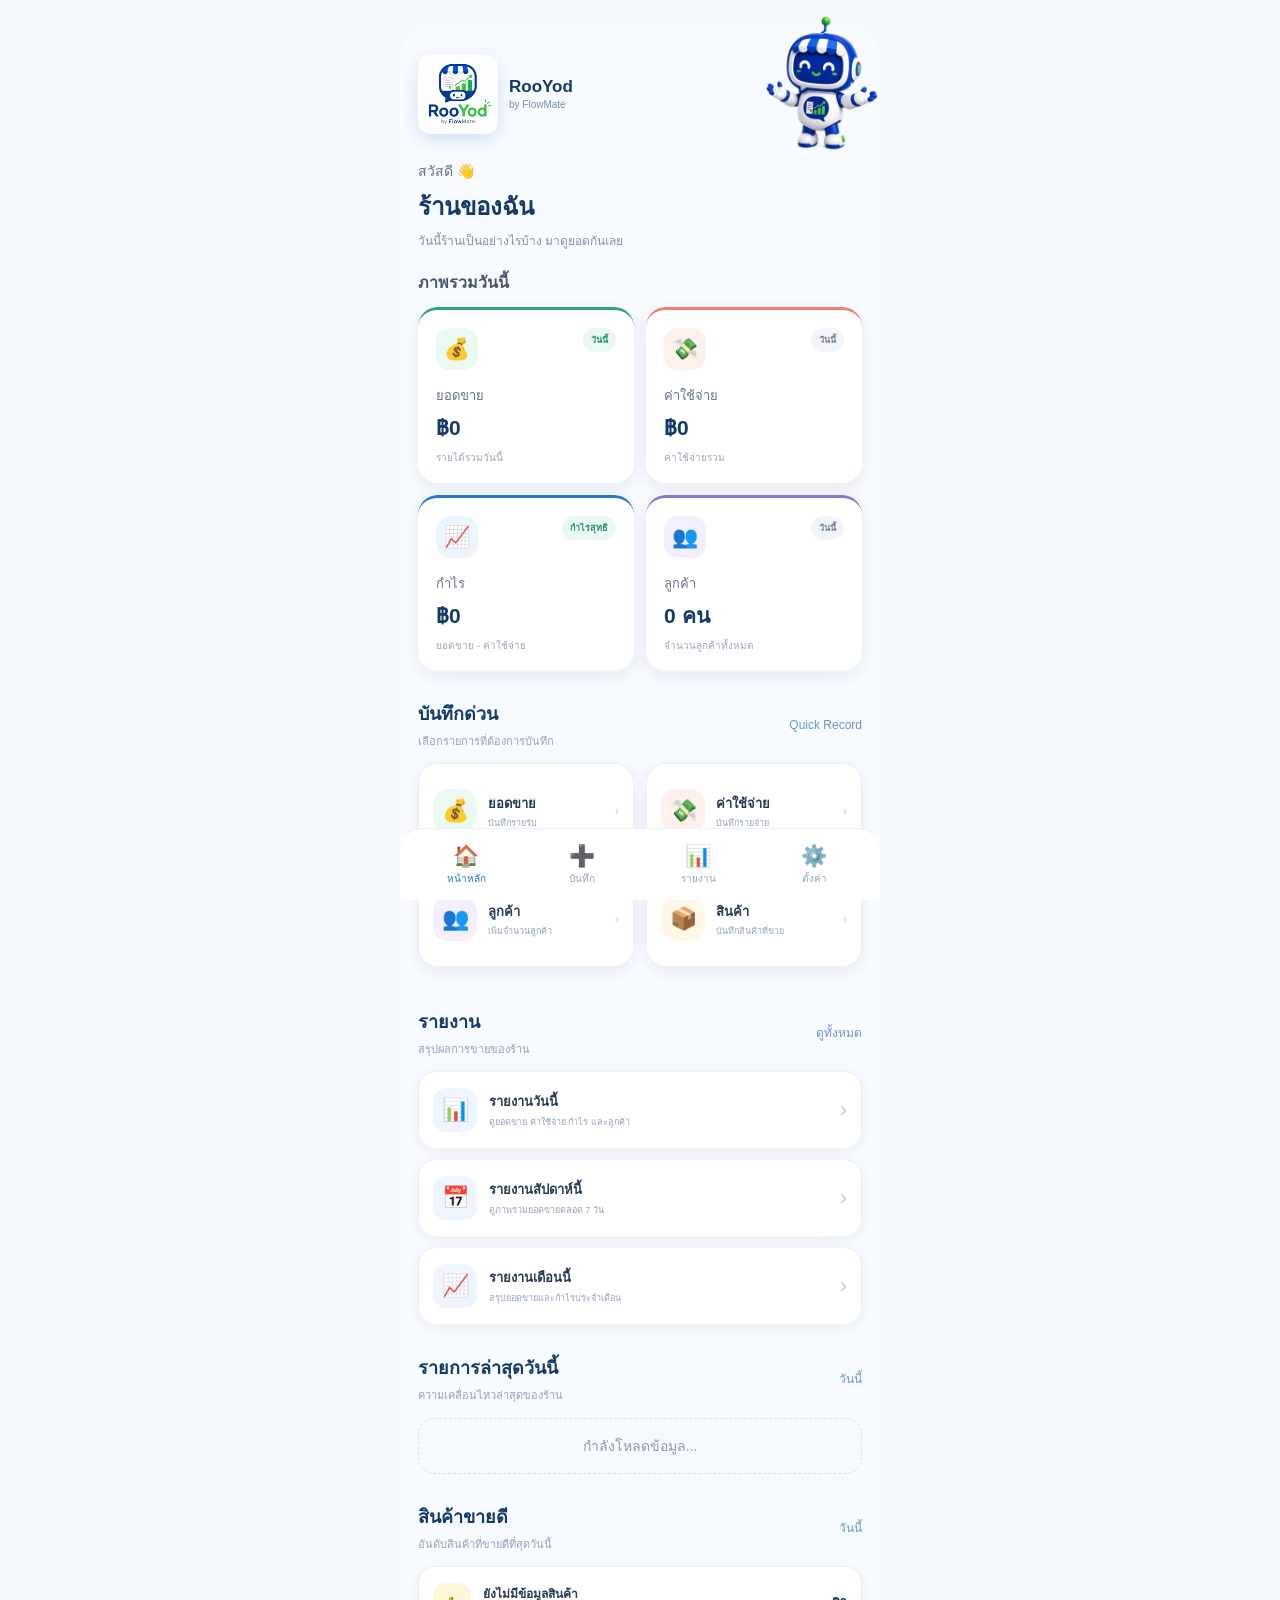
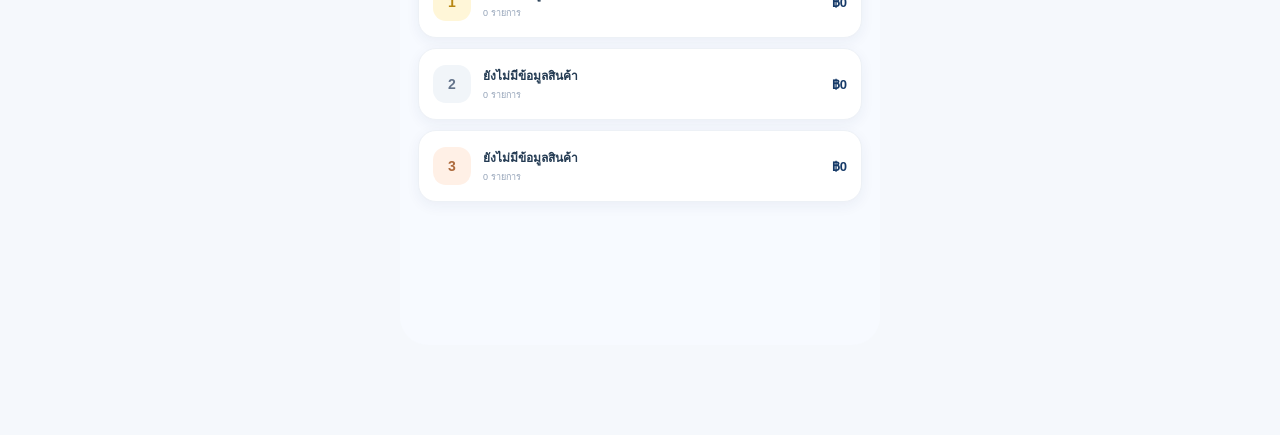
<file: frontend/index.html>
<!DOCTYPE html>
<html lang="th">
<head>
    <meta charset="UTF-8">

    <meta
        name="viewport"
        content="width=device-width, initial-scale=1.0"
    >

    <title>RooYod by FlowMate</title>

    <link
        rel="stylesheet"
        href="style.css"
    >
</head>

<body>

    <div class="app-container">

        <header class="header">

    <div class="brand-area">

        <div class="brand-badge">
            <img
                src="assets/rooyod-logo.jpg"
                alt="RooYod Logo"
                class="brand-logo"
            >
        </div>

        <div>
            <p class="brand-name">
                RooYod
            </p>

            <p class="brand-subtitle">
                by FlowMate
            </p>
        </div>

    </div>

    <button class="profile-button">
    <img
        src="assets/rooyod-mascot3.png"
        alt="RooYod Mascot"
        class="mascot-image"
    >
</button>

</header>


<section class="welcome-section">

    <p class="greeting">
        สวัสดี 👋
    </p>

    <h1 class="shop-name">
        ร้านของฉัน
    </h1>

    <p class="welcome-text">
        วันนี้ร้านเป็นอย่างไรบ้าง มาดูยอดกันเลย
    </p>

</section>


        <section class="date-section">
            <p>ภาพรวมวันนี้</p>
        </section>


        <section class="summary-grid">

            <div class="summary-card sales-card">

                <div class="card-top">

                    <div class="card-icon">
                        💰
                    </div>

                    <span class="card-status positive">
                        วันนี้
                    </span>

                </div>

                <p class="card-label">
                    ยอดขาย
                </p>

                <h2 id="sales-value">฿0</h2>

                <p class="card-detail">
                    รายได้รวมวันนี้
                </p>

            </div>


            <div class="summary-card expense-card">

                <div class="card-top">

                    <div class="card-icon">
                        💸
                    </div>

                    <span class="card-status">
                        วันนี้
                    </span>

                </div>

                <p class="card-label">
                    ค่าใช้จ่าย
                </p>

                <h2 id="expense-value">฿0</h2>

                <p class="card-detail">
                    ค่าใช้จ่ายรวม
                </p>

            </div>


            <div class="summary-card profit-card">

                <div class="card-top">

                    <div class="card-icon">
                        📈
                    </div>

                    <span class="card-status positive">
                        กำไรสุทธิ
                    </span>

                </div>

                <p class="card-label">
                    กำไร
                </p>

                <h2 id="profit-value">฿0</h2>

                <p class="card-detail">
                    ยอดขาย - ค่าใช้จ่าย
                </p>

            </div>

            <div class="summary-card customer-card">

                <div class="card-top">

                    <div class="card-icon">
                        👥
                    </div>

                    <span class="card-status">
                        วันนี้
                    </span>

                </div>

                <p class="card-label">
                    ลูกค้า
                </p>

                <h2 id="customers-value">0 คน</h2>

                <p class="card-detail">
                    จำนวนลูกค้าทั้งหมด
                </p>

            </div>

        </section>


        <section class="section quick-section">

            <div class="section-header">
                <div>
                    <h2>บันทึกด่วน</h2>
                    <p class="section-description">
                        เลือกรายการที่ต้องการบันทึก
                    </p>
                </div>
                <span>Quick Record</span>
            </div>


            <div class="quick-grid">

                <button class="quick-button quick-sales">

                    <div class="quick-icon-wrap">
                        💰
                    </div>

                    <div class="quick-content">
                        <strong>ยอดขาย</strong>
                        <small>บันทึกรายรับ</small>
                    </div>

                    <span class="quick-arrow">
                        ›
                    </span>

                </button>


                <button class="quick-button quick-expense">

                    <div class="quick-icon-wrap">
                        💸
                    </div>

                    <div class="quick-content">
                        <strong>ค่าใช้จ่าย</strong>
                        <small>บันทึกรายจ่าย</small>
                    </div>

                    <span class="quick-arrow">
                        ›
                    </span>

                </button>


        <button class="quick-button quick-customer">

            <div class="quick-icon-wrap">
                👥
            </div>

            <div class="quick-content">
                <strong>ลูกค้า</strong>
                <small>เพิ่มจำนวนลูกค้า</small>
            </div>

            <span class="quick-arrow">
                ›
            </span>

        </button>


        <button class="quick-button quick-product">

            <div class="quick-icon-wrap">
                📦
            </div>

            <div class="quick-content">
                <strong>สินค้า</strong>
                <small>บันทึกสินค้าที่ขาย</small>
            </div>

            <span class="quick-arrow">
                ›
            </span>

        </button>

    </div>

</section>


        <section class="section report-section">

            <div class="section-header">
                <div>
                    <h2>รายงาน</h2>
                    <p class="section-description">
                        สรุปผลการขายของร้าน
                    </p>
                </div>
                <span>ดูทั้งหมด</span>
            </div>


            <div class="report-list">

                <button class="report-item">

                    <div class="report-icon-wrap">
                        📊
                    </div>

                    <div class="report-info">
                        <strong>รายงานวันนี้</strong>
                        <small>
                            ดูยอดขาย ค่าใช้จ่าย กำไร และลูกค้า
                        </small>
                    </div>

                    <span class="report-arrow">
                        ›
                    </span>

                </button>


                <button class="report-item">

                    <div class="report-icon-wrap">
                        📅
                    </div>

                    <div class="report-info">
                        <strong>รายงานสัปดาห์นี้</strong>
                        <small>
                            ดูภาพรวมยอดขายตลอด 7 วัน
                        </small>
                    </div>

                    <span class="report-arrow">
                        ›
                    </span>

                </button>


                <button class="report-item">

                    <div class="report-icon-wrap">
                        📈
                    </div>

                    <div class="report-info">
                        <strong>รายงานเดือนนี้</strong>
                        <small>
                            สรุปยอดขายและกำไรประจำเดือน
                        </small>
                    </div>

                    <span class="report-arrow">
                        ›
                    </span>

                </button>

            </div>

        </section>

<section class="section latest-section">

    <div class="section-header">
        <div>
            <h2>รายการล่าสุดวันนี้</h2>
            <p class="section-description">
                ความเคลื่อนไหวล่าสุดของร้าน
            </p>
        </div>

        <span>วันนี้</span>
    </div>

    <div id="latest-transactions" class="latest-transactions">
        <div class="latest-empty">
            กำลังโหลดข้อมูล...
        </div>
    </div>

</section>

<section class="section top-products-section">

    <div class="section-header">
        <div>
            <h2>สินค้าขายดี</h2>
            <p class="section-description">
                อันดับสินค้าที่ขายดีที่สุดวันนี้
            </p>
        </div>

        <span>วันนี้</span>
    </div>


    <div class="top-products-list" id="top-products">

        <div class="product-rank-item">

            <div class="rank-number gold">
                1
            </div>

            <div class="product-info">
                <strong>ยังไม่มีข้อมูลสินค้า</strong>
                <small>0 รายการ</small>
            </div>

            <div class="product-amount">
                ฿0
            </div>

        </div>


        <div class="product-rank-item">

            <div class="rank-number silver">
                2
            </div>

            <div class="product-info">
                <strong>ยังไม่มีข้อมูลสินค้า</strong>
                <small>0 รายการ</small>
            </div>

            <div class="product-amount">
                ฿0
            </div>

        </div>


        <div class="product-rank-item">

            <div class="rank-number bronze">
                3
            </div>

            <div class="product-info">
                <strong>ยังไม่มีข้อมูลสินค้า</strong>
                <small>0 รายการ</small>
            </div>

            <div class="product-amount">
                ฿0
            </div>

        </div>

    </div>

</section>

    <div id="record-modal" class="record-modal">
    <div class="record-modal-card">

        <div class="record-modal-header">
            <div>
                <h2>บันทึกรายการ</h2>
                <p>เลือกรายการที่ต้องการบันทึก</p>
            </div>

            <button id="close-record-modal" class="modal-close">
                ✕
            </button>
        </div>

        <div class="record-options">

        <button class="record-option" id="sales-record-option">
            <span>💰</span>
            <strong>ยอดขาย</strong>
        </button>

            <button id="product-record-option" class="record-option">
                <span>🛍️</span>
                <strong>ขายสินค้า</strong>
            </button>

            <button id="expense-record-option" class="record-option">
                <span>💸</span>
                <strong>ค่าใช้จ่าย</strong>
            </button>

            <button id="customer-record-option" class="record-option">
                <span>👥</span>
                <strong>ลูกค้า</strong>
            </button>

        </div>

        <div id="sales-form" class="sales-form">

    <div class="sales-form-header">
        <button id="back-to-record-options" class="form-back">
            ←
        </button>

        <div>
            <h2>บันทึกยอดขาย</h2>
            <p>กรอกยอดขายที่ต้องการบันทึก</p>
        </div>
    </div>

    <label class="form-label" for="sales-amount">
        จำนวนเงิน
    </label>

    <div class="amount-input-wrap">
        <span>฿</span>

        <input
            type="number"
            id="sales-amount"
            placeholder="0.00"
            min="0"
            step="0.01"
        >
    </div>

    <button id="submit-sales" class="submit-record-button">
        บันทึกยอดขาย
    </button>

</div>
<div id="expense-form" class="sales-form">
    <div class="sales-form-header">
        <button id="back-to-record-options-expense" class="form-back">
            ←
        </button>

        <div>
            <h2>บันทึกค่าใช้จ่าย</h2>
            <p>กรอกข้อมูลค่าใช้จ่ายที่ต้องการบันทึก</p>
        </div>
    </div>

    <div class="sales-input-group">
        <label for="expense-amount">จำนวนเงิน</label>

        <div class="sales-amount-input">
            <span>฿</span>

            <input
                type="number"
                id="expense-amount"
                placeholder="0.00"
                min="0"
                step="0.01"
            >
        </div>
    </div>

    <div class="sales-input-group">
        <label for="expense-description">รายละเอียดค่าใช้จ่าย</label>

        <input
            type="text"
            id="expense-description"
            placeholder="เช่น ค่านม, ค่าน้ำแข็ง, ค่าวัตถุดิบ"
        >
    </div>

    <button id="submit-expense" class="submit-record-button">
        บันทึกค่าใช้จ่าย
    </button>
</div>

<div id="customer-form" class="sales-form">

    <div class="sales-form-header">
        <button
            id="back-to-record-options-customer"
            class="form-back"
        >
            ←
        </button>

        <div>
            <h2>บันทึกลูกค้า</h2>
            <p>กรอกจำนวนลูกค้าที่ต้องการบันทึก</p>
        </div>
    </div>

    <div class="sales-input-group">
        <label for="customer-count">จำนวนลูกค้า</label>

        <input
            type="number"
            id="customer-count"
            placeholder="0"
            min="1"
            step="1"
        >
    </div>

    <button
        id="submit-customer"
        class="submit-record-button"
    >
        บันทึกลูกค้า
    </button>

</div>

<div id="product-form" class="sales-form">

    <div class="sales-form-header">
        <button
            id="back-to-record-options-product"
            class="form-back"
        >
            ←
        </button>

        <div>
            <h2>ขายสินค้า</h2>
            <p>กรอกข้อมูลสินค้าที่ขาย</p>
        </div>
    </div>

    <div class="form-group">
        <label for="product-name">ชื่อสินค้า</label>
        <input
            type="text"
            id="product-name"
            placeholder="เช่น มัทฉะลาเต้"
        >
    </div>

    <div class="form-group">
        <label for="product-quantity">จำนวน</label>
        <input
            type="number"
            id="product-quantity"
            placeholder="0"
            min="1"
            step="1"
        >
    </div>

    <div class="form-group">
        <label for="product-amount">ยอดขายรวม</label>
        <div class="money-input">
            <span>฿</span>
            <input
                type="number"
                id="product-amount"
                placeholder="0.00"
                min="0"
                step="0.01"
            >
        </div>
    </div>

    <button
        id="submit-product"
        class="submit-record-button"
    >
        บันทึกการขายสินค้า
    </button>

</div>

    </div>
</div>

    <nav class="bottom-nav">

        <button class="nav-item active">
            <span>🏠</span>
            <small>หน้าหลัก</small>
        </button>

        <button class="nav-item" id="record-button">
            <span>➕</span>
            <small>บันทึก</small>
        </button>

        <button class="nav-item">
            <span>📊</span>
            <small>รายงาน</small>
        </button>

        <button class="nav-item">
            <span>⚙️</span>
            <small>ตั้งค่า</small>
        </button>

    </nav>


    <script src="./script.js?v=27"></script>

</body>
</html>
</file>
<file: frontend/style.css>
* {
    margin: 0;
    padding: 0;
    box-sizing: border-box;
}

body {
    font-family: Arial, sans-serif;
    background: #f5f8fc;
    color: #1f2937;
    padding-bottom: 90px;
}

button {
    font-family: inherit;
}


/* =========================
   APP
========================= */

.app-container {
    width: 100%;
    max-width: 480px;
    margin: 0 auto;
    padding: 24px 18px 30px;
}


/* =========================
   HEADER
========================= */

.header {
    display: flex;
    align-items: center;
    justify-content: space-between;
    margin-bottom: 20px;
}

.greeting {
    font-size: 14px;
    color: #64748b;
    margin-bottom: 4px;
}

.shop-name {
    font-size: 24px;
    font-weight: 700;
    color: #163a68;
}

.profile-button {
    width: 48px;
    height: 48px;
    border-radius: 16px;
    background: #e8f3ff;
    display: flex;
    align-items: center;
    justify-content: center;
    font-size: 25px;
}


/* =========================
   DATE
========================= */

.date-section {
    margin-bottom: 12px;
}

.date-section p {
    font-size: 16px;
    font-weight: 600;
    color: #475569;
}


/* =========================
   SUMMARY
========================= */

.summary-grid {
    display: grid;
    grid-template-columns: repeat(2, 1fr);
    gap: 12px;
    margin-bottom: 28px;
}

.summary-card {
    background: #ffffff;
    border-radius: 20px;
    padding: 18px;
    box-shadow: 0 5px 18px rgba(30, 58, 95, 0.08);
}

.card-icon {
    width: 42px;
    height: 42px;
    border-radius: 14px;
    background: #eef7ff;
    display: flex;
    align-items: center;
    justify-content: center;
    font-size: 21px;
    margin-bottom: 13px;
}

.card-label {
    color: #64748b;
    font-size: 13px;
    margin-bottom: 5px;
}

.summary-card h2 {
    font-size: 21px;
    color: #163a68;
}


/* =========================
   SECTIONS
========================= */

.section {
    margin-bottom: 28px;
}

.section-header {
    display: flex;
    justify-content: space-between;
    align-items: center;
    margin-bottom: 13px;
}

.section-header h2 {
    font-size: 18px;
    color: #163a68;
}

.section-header span {
    font-size: 12px;
    color: #6b95c7;
}


/* =========================
   QUICK RECORD
========================= */

.quick-grid {
    display: grid;
    grid-template-columns: repeat(4, 1fr);
    gap: 9px;
}

.quick-button {
    border: none;
    background: #ffffff;
    border-radius: 18px;
    padding: 15px 5px;
    box-shadow: 0 4px 15px rgba(30, 58, 95, 0.07);
    display: flex;
    flex-direction: column;
    align-items: center;
    gap: 8px;
    cursor: pointer;
    color: #334155;
}

.quick-button span:first-child {
    font-size: 24px;
}

.quick-button span:last-child {
    font-size: 12px;
}


/* =========================
   REPORT
========================= */

.report-card {
    background: linear-gradient(
        135deg,
        #edf7ff,
        #f1fff7
    );
    padding: 18px;
    border-radius: 20px;
    display: flex;
    align-items: center;
    gap: 14px;
}

.report-icon {
    width: 50px;
    height: 50px;
    flex-shrink: 0;
    border-radius: 16px;
    background: #ffffff;
    display: flex;
    align-items: center;
    justify-content: center;
    font-size: 25px;
}

.report-card h3 {
    color: #163a68;
    font-size: 16px;
    margin-bottom: 4px;
}

.report-card p {
    color: #64748b;
    font-size: 12px;
    line-height: 1.5;
}

.arrow {
    margin-left: auto;
    font-size: 28px;
    color: #6b95c7;
}


/* =========================
   EMPTY / TOP PRODUCTS
========================= */

.empty-card {
    background: #ffffff;
    border-radius: 20px;
    padding: 24px 20px;
    text-align: center;
    box-shadow: 0 5px 18px rgba(30, 58, 95, 0.07);
}

.empty-icon {
    font-size: 34px;
    margin-bottom: 10px;
}

.empty-card h3 {
    color: #163a68;
    font-size: 15px;
    margin-bottom: 7px;
}

.empty-card p {
    color: #94a3b8;
    font-size: 12px;
    line-height: 1.6;
}


/* =========================
   BOTTOM NAVIGATION
========================= */

.bottom-nav {
    position: fixed;
    bottom: 0;
    left: 50%;
    transform: translateX(-50%);
    width: 100%;
    max-width: 480px;
    height: 72px;
    background: rgba(255, 255, 255, 0.96);
    border-top: 1px solid #e7eef6;
    display: grid;
    grid-template-columns: repeat(4, 1fr);
    padding: 7px 8px;
    z-index: 100;
}

.nav-item {
    background: transparent;
    border: none;
    display: flex;
    flex-direction: column;
    align-items: center;
    justify-content: center;
    gap: 3px;
    color: #94a3b8;
    cursor: pointer;
}

.nav-item span {
    font-size: 21px;
}

.nav-item small {
    font-size: 10px;
}

.nav-item.active {
    color: #2878c8;
}


/* =========================
   DESKTOP PREVIEW
========================= */

@media (min-width: 600px) {

    body {
        padding-top: 30px;
    }

    .app-container {
        background: #f7faff;
        min-height: 100vh;
        border-radius: 28px;
    }

    .bottom-nav {
        border-radius: 22px 22px 0 0;
    }
}
/* =========================
   ROOYOD DASHBOARD V2
========================= */

.header {
    margin-bottom: 26px;
}

.brand-area {
    display: flex;
    align-items: center;
    gap: 11px;
}

.brand-badge {
    width: 80px;
    height: 80px;
    border-radius: 14px;

    display: flex;
    align-items: center;
    justify-content: center;

    background: linear-gradient(
        135deg,
        #2878c8,
        #35b779
    );

    color: #ffffff;
    font-size: 20px;
    font-weight: 800;

    box-shadow:
        0 6px 16px rgba(40, 120, 200, 0.18);
}

.brand-name {
    font-size: 17px;
    font-weight: 800;
    color: #163a68;
    line-height: 1.1;
}

.brand-subtitle {
    margin-top: 3px;
    font-size: 10px;
    color: #7b91aa;
}


/* Welcome */

.welcome-section {
    margin-bottom: 20px;
}

.welcome-section .greeting {
    margin-bottom: 5px;
}

.welcome-text {
    margin-top: 6px;

    color: #8292a5;
    font-size: 12px;
    line-height: 1.5;
}


/* KPI */

.summary-card {
    min-height: 160px;
    position: relative;
    overflow: hidden;

    transition:
        transform 0.2s ease,
        box-shadow 0.2s ease;
}

.summary-card:hover {
    transform: translateY(-2px);

    box-shadow:
        0 9px 24px rgba(30, 58, 95, 0.11);
}

.card-top {
    display: flex;
    align-items: flex-start;
    justify-content: space-between;

    margin-bottom: 15px;
}

.card-top .card-icon {
    margin-bottom: 0;
}

.card-status {
    padding: 5px 8px;

    border-radius: 999px;

    background: #f1f5f9;

    color: #718096;
    font-size: 9px;
    font-weight: 600;
}

.card-status.positive {
    background: #eafaf2;
    color: #239667;
}

.card-detail {
    margin-top: 7px;

    color: #9aa8b7;
    font-size: 10px;
    line-height: 1.4;
}


/* Individual KPI identity */

.sales-card {
    border-top: 3px solid #31a36e;
}

.expense-card {
    border-top: 3px solid #ef7e73;
}

.profit-card {
    border-top: 3px solid #2878c8;
}

.customer-card {
    border-top: 3px solid #8a75ce;
}


.sales-card .card-icon {
    background: #eafaf2;
}

.expense-card .card-icon {
    background: #fff0ee;
}

.profit-card .card-icon {
    background: #edf5ff;
}

.customer-card .card-icon {
    background: #f3efff;
}


/* Quick record improvement */

.quick-button {
    min-height: 82px;

    transition:
        transform 0.15s ease,
        box-shadow 0.15s ease;
}

.quick-button:hover {
    transform: translateY(-2px);

    box-shadow:
        0 7px 20px rgba(30, 58, 95, 0.11);
}

.quick-button:active {
    transform: scale(0.97);
}

/* =========================
   QUICK RECORD V2.1
========================= */

.quick-section {
    margin-top: 4px;
}

.section-description {
    margin-top: 4px;
    font-size: 11px;
    color: #94a3b8;
}

.quick-grid {
    display: grid;
    grid-template-columns: repeat(2, 1fr);
    gap: 12px;
}

.quick-button {
    min-height: 96px;
    padding: 14px;

    border: 1px solid #edf1f6;
    border-radius: 20px;

    background: #ffffff;

    display: grid;
    grid-template-columns: auto 1fr auto;
    align-items: center;
    gap: 11px;

    text-align: left;

    box-shadow:
        0 5px 16px rgba(30, 58, 95, 0.07);
}

.quick-icon-wrap {
    width: 44px;
    height: 44px;

    border-radius: 15px;

    display: flex;
    align-items: center;
    justify-content: center;

    font-size: 22px;
}

.quick-content {
    display: flex;
    flex-direction: column;
    gap: 3px;
}

.quick-content strong {
    font-size: 13px;
    color: #243b53;
}

.quick-content small {
    font-size: 9px;
    color: #94a3b8;
    line-height: 1.35;
}

.quick-arrow {
    font-size: 22px;
    color: #c1ccd8;
}


/* สีแต่ละปุ่ม */

.quick-sales .quick-icon-wrap {
    background: #eafaf2;
}

.quick-expense .quick-icon-wrap {
    background: #fff0ee;
}

.quick-customer .quick-icon-wrap {
    background: #f3efff;
}

.quick-product .quick-icon-wrap {
    background: #fff7e8;
}


/* Hover */

.quick-button:hover {
    transform: translateY(-2px);

    box-shadow:
        0 8px 22px rgba(30, 58, 95, 0.11);
}

.quick-button:active {
    transform: scale(0.98);
}


/* Mobile */

@media (max-width: 420px) {

    .quick-grid {
        grid-template-columns: 1fr;
    }

    .quick-button {
        min-height: 78px;
    }
}

/* =========================
   MOBILE SAFE SPACE
========================= */

.app-container {
    padding-bottom: 115px;
}

.quick-section {
    padding-bottom: 12px;
}

@media (max-width: 420px) {

    .app-container {
        padding-left: 14px;
        padding-right: 14px;
        padding-bottom: 105px;
    }

    .summary-grid {
        gap: 10px;
    }

    .summary-card {
        min-height: 145px;
        padding: 15px;
    }
}

/* =========================
   REPORT LIST V2.1
========================= */

.report-list {
    display: flex;
    flex-direction: column;
    gap: 10px;
}

.report-item {
    width: 100%;
    min-height: 78px;

    padding: 13px 14px;

    border: 1px solid #edf1f6;
    border-radius: 18px;

    background: #ffffff;

    display: grid;
    grid-template-columns: auto 1fr auto;
    align-items: center;
    gap: 12px;

    text-align: left;
    cursor: pointer;

    box-shadow:
        0 4px 14px rgba(30, 58, 95, 0.06);

    transition:
        transform 0.15s ease,
        box-shadow 0.15s ease;
}

.report-item:hover {
    transform: translateY(-2px);

    box-shadow:
        0 7px 20px rgba(30, 58, 95, 0.10);
}

.report-item:active {
    transform: scale(0.98);
}

.report-icon-wrap {
    width: 44px;
    height: 44px;

    border-radius: 14px;

    display: flex;
    align-items: center;
    justify-content: center;

    background: #edf5ff;

    font-size: 22px;
}

.report-info {
    display: flex;
    flex-direction: column;
    gap: 4px;
}

.report-info strong {
    color: #243b53;
    font-size: 13px;
}

.report-info small {
    color: #94a3b8;
    font-size: 9px;
    line-height: 1.4;
}

.report-arrow {
    font-size: 22px;
    color: #c1ccd8;
}

/* =========================
   TOP PRODUCTS V2.1
========================= */

.top-products-list {
    display: flex;
    flex-direction: column;
    gap: 10px;
}

.product-rank-item {
    min-height: 72px;
    padding: 12px 14px;

    border: 1px solid #edf1f6;
    border-radius: 18px;

    background: #ffffff;

    display: grid;
    grid-template-columns: auto 1fr auto;
    align-items: center;
    gap: 12px;

    box-shadow:
        0 4px 14px rgba(30, 58, 95, 0.06);
}

.rank-number {
    width: 38px;
    height: 38px;

    border-radius: 13px;

    display: flex;
    align-items: center;
    justify-content: center;

    font-size: 14px;
    font-weight: 800;
}

.rank-number.gold {
    background: #fff6d8;
    color: #b88713;
}

.rank-number.silver {
    background: #f1f5f9;
    color: #64748b;
}

.rank-number.bronze {
    background: #fff0e6;
    color: #ad6a3d;
}

.product-info {
    display: flex;
    flex-direction: column;
    gap: 3px;
}

.product-info strong {
    color: #243b53;
    font-size: 12px;
}

.product-info small {
    color: #94a3b8;
    font-size: 9px;
}

.product-amount {
    color: #163a68;
    font-size: 13px;
    font-weight: 700;
}

.profile-button {
    background: transparent;
    border: none;
    padding: 0;

    width: 80px;
    height: 80px;

    display: flex;
    align-items: center;
    justify-content: center;

    overflow: visible;
    cursor: pointer;
}

.mascot-image {
    width: 120px;
    height: auto;

    object-fit: contain;

    border: none;
    border-radius: 0;
    box-shadow: none;
    background: transparent;
}

.brand-logo {
    width: 100%;
    height: 100%;
    object-fit: contain;
    border-radius: 12px;
}

.top-product-item {
    display: flex;
    align-items: center;
    justify-content: space-between;
    gap: 12px;

    padding: 14px 16px;
    margin-top: 10px;

    background: #ffffff;
    border: 1px solid #e8eef5;
    border-radius: 16px;

    box-shadow: 0 6px 18px rgba(31, 65, 114, 0.08);

    font-size: 15px;
    color: #24364b;
}

.top-product-item span {
    font-weight: 600;
}

.top-product-item strong {
    font-weight: 700;
    color: #2878c8;
    white-space: nowrap;
}

.top-product-empty {
    margin-top: 10px;
    padding: 16px;

    background: #f7fafc;
    border: 1px dashed #d8e2ec;
    border-radius: 16px;

    text-align: center;
    color: #8a9aac;
    font-size: 14px;
}

.top-products-list {
    display: flex;
    flex-direction: column;
    gap: 10px;
}

.top-product-item {
    min-height: 64px;
}

.top-product-item span {
    display: flex;
    align-items: center;
    gap: 8px;
}

.top-product-item strong {
    font-size: 15px;
}

.latest-transactions {
    display: flex;
    flex-direction: column;
    gap: 10px;
    margin-top: 14px;
}

.latest-item {
    display: flex;
    align-items: center;
    gap: 12px;

    padding: 14px 16px;

    background: #ffffff;
    border: 1px solid #e8eef5;
    border-radius: 16px;

    box-shadow: 0 6px 18px rgba(31, 65, 114, 0.06);
}

.latest-icon {
    width: 40px;
    height: 40px;

    display: flex;
    align-items: center;
    justify-content: center;

    border-radius: 12px;
    background: #f4f8fc;

    font-size: 20px;
    flex-shrink: 0;
}

.latest-info {
    display: flex;
    flex-direction: column;
    gap: 3px;
    flex: 1;
}

.latest-info strong {
    font-size: 15px;
    color: #24364b;
}

.latest-info small {
    font-size: 12px;
    color: #8a9aac;
}

.latest-value {
    font-size: 15px;
    font-weight: 700;
    color: #2878c8;
    white-space: nowrap;
}

.latest-item.expense .latest-value {
    color: #d65c5c;
}

.latest-item.customer .latest-value {
    color: #6b63c7;
}

.latest-empty {
    padding: 16px;
    text-align: center;

    background: #f7fafc;
    border: 1px dashed #d8e2ec;
    border-radius: 16px;

    color: #8a9aac;
    font-size: 14px;
}

.record-modal {
    display: none;
    position: fixed;
    inset: 0;
    z-index: 9999;

    background: rgba(20, 35, 55, 0.35);

    align-items: flex-end;
    justify-content: center;

    padding: 16px;
}

.record-modal.show {
    display: flex;
}

.record-modal-card {
    width: 100%;
    max-width: 520px;

    background: #ffffff;
    border-radius: 24px 24px 18px 18px;

    padding: 22px;

    box-shadow: 0 -10px 40px rgba(31, 65, 114, 0.18);
}

.record-modal-header {
    display: flex;
    justify-content: space-between;
    align-items: flex-start;
    gap: 16px;

    margin-bottom: 20px;
}

.record-modal-header h2 {
    margin: 0;
    color: #24364b;
}

.record-modal-header p {
    margin: 5px 0 0;
    color: #8a9aac;
    font-size: 14px;
}

.modal-close {
    border: none;
    background: #f4f7fa;

    width: 36px;
    height: 36px;
    border-radius: 50%;

    cursor: pointer;
}

.record-options {
    display: grid;
    grid-template-columns: 1fr 1fr;
    gap: 12px;
}

.record-option {
    border: 1px solid #e5ecf3;
    background: #ffffff;

    border-radius: 18px;
    padding: 20px 12px;

    display: flex;
    flex-direction: column;
    align-items: center;
    gap: 8px;

    cursor: pointer;
}

.record-option span {
    font-size: 28px;
}

.record-option strong {
    color: #24364b;
    font-size: 15px;
}

.sales-form {
    display: none;
}

.sales-form.show {
    display: block;
}

.record-options.hide {
    display: none;
}

.sales-form-header {
    display: flex;
    align-items: flex-start;
    gap: 12px;
    margin-bottom: 22px;
}

.sales-form-header h2 {
    margin: 0;
    color: #24364b;
}

.sales-form-header p {
    margin: 5px 0 0;
    color: #8a9aac;
    font-size: 14px;
}

.form-back {
    width: 38px;
    height: 38px;
    border: none;
    border-radius: 50%;
    background: #f4f7fa;
    cursor: pointer;
    font-size: 20px;
}

.form-label {
    display: block;
    margin-bottom: 8px;
    font-size: 14px;
    font-weight: 600;
    color: #44576c;
}

.amount-input-wrap {
    display: flex;
    align-items: center;
    gap: 8px;

    padding: 14px 16px;
    border: 1px solid #dce6ef;
    border-radius: 16px;
    background: #ffffff;
}

.amount-input-wrap span {
    font-size: 22px;
    font-weight: 700;
    color: #2878c8;
}

.amount-input-wrap input {
    width: 100%;
    border: none;
    outline: none;
    font-size: 22px;
    font-weight: 700;
    color: #24364b;
}

.submit-record-button {
    width: 100%;
    margin-top: 18px;
    padding: 15px;

    border: none;
    border-radius: 16px;

    background: #2878c8;
    color: #ffffff;

    font-size: 16px;
    font-weight: 700;
    cursor: pointer;
}
</file>
